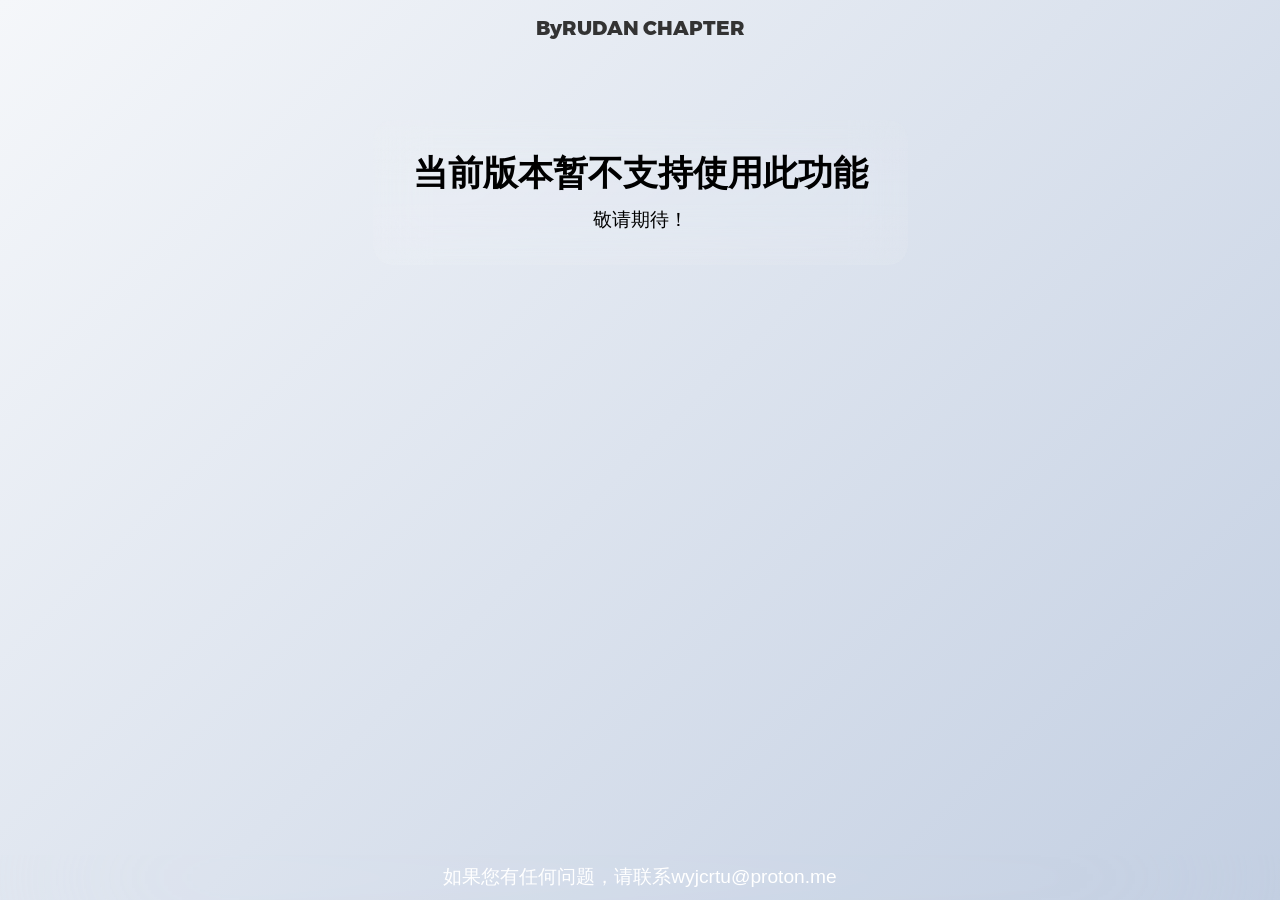
<file: index.html>
<!DOCTYPE html>
<html lang="zh-CN">
<head>
    <meta charset="UTF-8">
    <meta name="viewport" content="width=device-width, initial-scale=1.0">
    <title>功能暂不可用</title>
    <style>
        @font-face {
            font-family: 'HMSC';
            src: url('font/HarmonyOS_SansSC.ttf') format('truetype');
            font-style: normal;
            font-display: swap;
        }

        @font-face {
            font-family: 'HMPro';
            src: url('font/RUDAN.otf') format('opentype');
            font-style: normal;
            font-weight: 900;
            font-display: swap;
        }

        * {
            margin: 0;
            padding: 0;
            box-sizing: border-box;
        }

        body {
            font-family: 'Segoe UI', Tahoma, Geneva, Verdana, sans-serif;
            background: linear-gradient(135deg, #f5f7fa 0%, #c3cfe2 100%);
            min-height: 100vh;
            display: flex;
            flex-direction: column;
            justify-content: flex-start;
            align-items: center;
            padding: 20px;
            position: relative;
            overflow: hidden;
        }

        body::before {
            content: '';
            position: absolute;
            top: 0;
            left: 0;
            width: 100%;
            height: 100%;
            background: url("https://rudan177.github.io/OOOInterface/images/back.png") no-repeat center center; 
            background-size: cover; 
            z-index: -1;
        }
        @keyframes float {
            0% { transform: translate(0, 0); }
            100% { transform: translate(100px, 100px); }
        }

        @keyframes kuangjia {
            0% {
                border-radius: 100px;
                opacity: 0;
                filter: blur(3px);
            }

            30% {
                opacity: 0.4;
                filter: blur(2px);
            }

            50% {
                border-radius: 40px;
            }

            75% {
                border-radius: 25px;
                opacity: 0.85;
                filter: blur(0.5px);
            }

            85% {
                border-radius: 22px;
            }

            90% {
                border-radius: 21px;
            }

            100% {
                border-radius: 20px;
                opacity: 1;
                filter: blur(0);
            }
        }

        .container {
            text-align: center;
            max-width: 700px;
            margin: 100px auto 80px;
            padding: 30px 40px;
            border-radius: 20px;
            background: linear-gradient(to bottom, rgba(255, 255, 255, 0.05), rgba(255, 255, 255, 0.1));
            backdrop-filter: blur(25px);
            display: flex;
            flex-direction: column;
            justify-content: center;
            align-items: center;
            animation: kuangjia 1s ease-out 1;
        }

        h1 {
            color: #000;
            font-size: 2.2rem;
            margin-bottom: 10px;
            font-weight: 600;
            white-space: nowrap;
            line-height: 1.3;
        }

        p {
            color: #000;
            font-size: 1.2rem;
            margin-bottom: 0;
            line-height: 1.5;
        }

        footer {
            position: fixed;
            bottom: 0;
            left: 0;
            width: 100%;
            background: rgba(0, 0, 0, 0);
            padding: 8px;
            display: flex;
            justify-content: center;
            align-items: center;
            backdrop-filter: blur(100px);
            font-size: 14px;
            color: rgba(255, 255, 255, 0.9);
            animation: fadeInUp 0.5s ease-out;
        }

        footer p {
            margin: 0;
            text-shadow: none;
            color: #fff;
        }
        @keyframes fadeInUp {
            from {
                opacity: 0;
                transform: translateY(40px);
            }
            to {
                opacity: 1;
                transform: translateY(0);
            }
        }
        @media (max-width: 768px) {
            body {
                padding: 15px;
            }
            .container {
                padding: 30px 25px;
                margin: 160px auto 60px;
                width: calc(100% - 30px);
            }
            h1 {
                font-size: 1.6rem;
                white-space: normal;
            }
            p {
                font-size: 1rem;
            }
            .decoration {
                font-size: 16px;
                top: 2%;
            }
            footer {
                font-size: 12px;
                padding: 10px;
            }
        }

        @media (max-width: 480px) {
            body {
                padding: 10px;
            }
            .container {
                padding: 25px 20px;
                margin: 140px auto 50px;
                width: calc(100% - 20px);
            }
            h1 {
                font-size: 1.3rem;
                white-space: normal;
            }
            p {
                font-size: 0.95rem;
            }
            .decoration {
                font-size: 14px;
                top: 1.5%;
            }
            footer {
                font-size: 11px;
                padding: 8px;
            }
            footer p {
                font-size: 11px;
            }
        }

        @media (max-width: 360px) {
            .container {
                padding: 20px 15px;
                margin: 120px auto 40px;
            }
            h1 {
                font-size: 1.15rem;
            }
            p {
                font-size: 0.9rem;
            }
            .decoration {
                font-size: 12px;
            }
        }

        .decoration {
            position: fixed;
            z-index: -1;
            opacity: 1;
            color: #333;
            font-size: 20px;
            font-weight: 900;
            font-family: 'HMPro', serif;
            margin-bottom: 50px;
            top: 1.8%;
            left: 0%;
            width: 100%;
            text-align: center;
        }

    </style>
</head>
<body>
    <div class="decoration">ByRUDAN CHAPTER</div>
    <div class="container">
        <h1>当前版本暂不支持使用此功能</h1>
        <p>敬请期待！</p>
    </div>
    <footer>
        <p>如果您有任何问题，请联系wyjcrtu@proton.me</p>
    </footer>
</body>
</html>
</file>
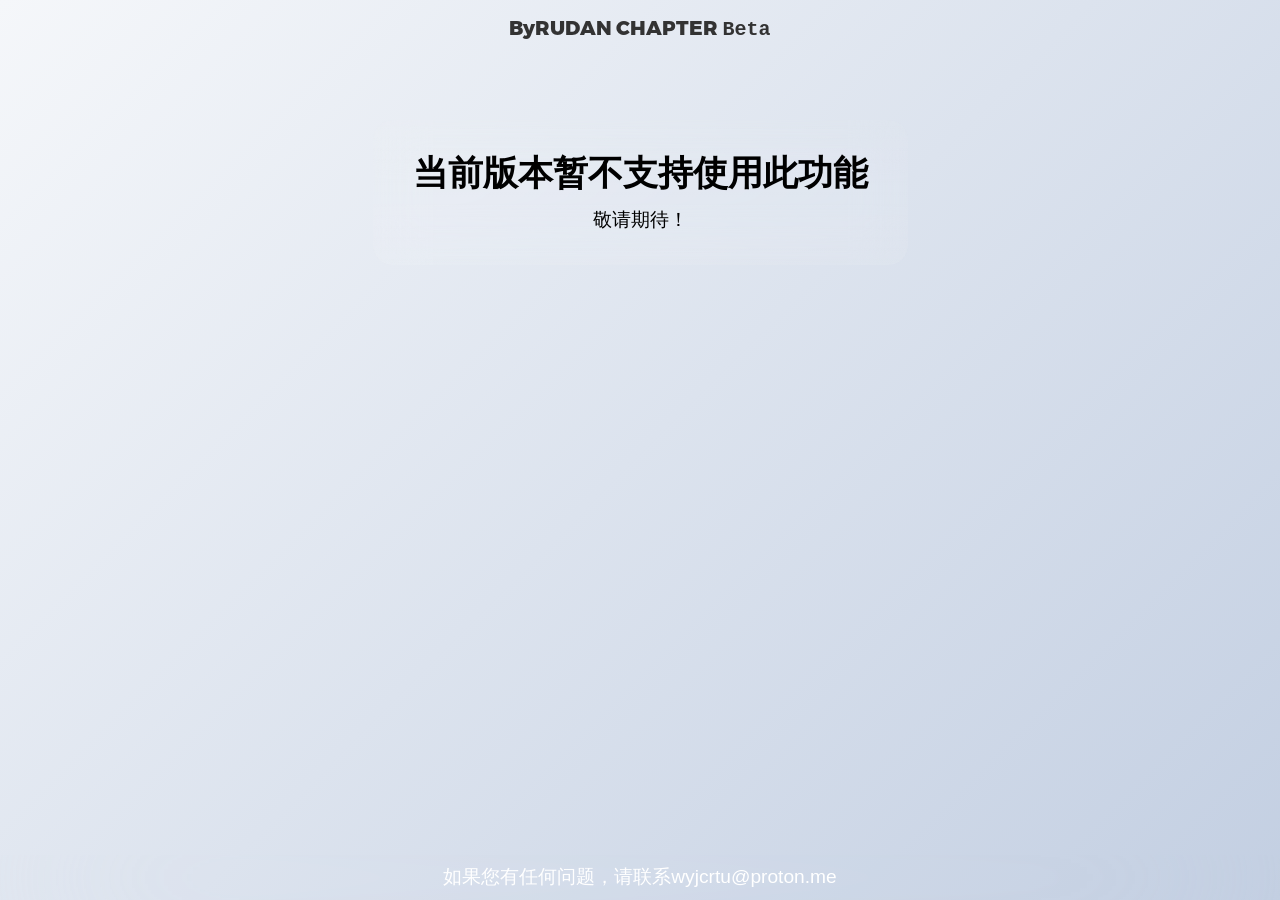
<file: beta.html>
<!DOCTYPE html>
<html lang="zh-CN">
<head>
    <meta charset="UTF-8">
    <meta name="viewport" content="width=device-width, initial-scale=1.0">
    <title>功能暂不可用</title>
    <style>
        @font-face {
            font-family: 'HMSC';
            src: url('font/HarmonyOS_SansSC.ttf') format('truetype');
            font-style: normal;
            font-display: swap;
        }

        @font-face {
            font-family: 'HMPro';
            src: url('font/RUDAN.otf') format('opentype');
            font-style: normal;
            font-weight: 900;
            font-display: swap;
        }

        * {
            margin: 0;
            padding: 0;
            box-sizing: border-box;
        }

        body {
            font-family: 'Segoe UI', Tahoma, Geneva, Verdana, sans-serif;
            background: linear-gradient(135deg, #f5f7fa 0%, #c3cfe2 100%);
            min-height: 100vh;
            display: flex;
            flex-direction: column;
            justify-content: flex-start;
            align-items: center;
            padding: 20px;
            position: relative;
            overflow: hidden;
        }

        body::before {
            content: '';
            position: absolute;
            top: 0;
            left: 0;
            width: 100%;
            height: 100%;
            background: url("https://rudan177.github.io/OOOInterface/images/back.png") no-repeat center center; 
            background-size: cover; 
            z-index: -1;
        }
        @keyframes float {
            0% { transform: translate(0, 0); }
            100% { transform: translate(100px, 100px); }
        }

        @keyframes kuangjia {
            0% {
                border-radius: 100px;
                opacity: 0;
                filter: blur(3px);
            }

            30% {
                opacity: 0.4;
                filter: blur(2px);
            }

            50% {
                border-radius: 40px;
            }

            75% {
                border-radius: 25px;
                opacity: 0.85;
                filter: blur(0.5px);
            }

            85% {
                border-radius: 22px;
            }

            90% {
                border-radius: 21px;
            }

            100% {
                border-radius: 20px;
                opacity: 1;
                filter: blur(0);
            }
        }

        .container {
            text-align: center;
            max-width: 700px;
            margin: 100px auto 80px;
            padding: 30px 40px;
            border-radius: 20px;
            background: linear-gradient(to bottom, rgba(255, 255, 255, 0.05), rgba(255, 255, 255, 0.1));
            backdrop-filter: blur(25px);
            display: flex;
            flex-direction: column;
            justify-content: center;
            align-items: center;
            animation: kuangjia 1s ease-out 1;
        }

        h1 {
            color: #000;
            font-size: 2.2rem;
            margin-bottom: 10px;
            font-weight: 600;
            white-space: nowrap;
            line-height: 1.3;
        }

        p {
            color: #000;
            font-size: 1.2rem;
            margin-bottom: 0;
            line-height: 1.5;
        }

        footer {
            position: fixed;
            bottom: 0;
            left: 0;
            width: 100%;
            background: rgba(0, 0, 0, 0);
            padding: 8px;
            display: flex;
            justify-content: center;
            align-items: center;
            backdrop-filter: blur(100px);
            font-size: 14px;
            color: rgba(255, 255, 255, 0.9);
            animation: fadeInUp 0.5s ease-out;
        }

        footer p {
            margin: 0;
            text-shadow: none;
            color: #fff;
        }
        @keyframes fadeInUp {
            from {
                opacity: 0;
                transform: translateY(40px);
            }
            to {
                opacity: 1;
                transform: translateY(0);
            }
        }
        @media (max-width: 768px) {
            body {
                padding: 15px;
            }
            .container {
                padding: 30px 25px;
                margin: 160px auto 60px;
                width: calc(100% - 30px);
            }
            h1 {
                font-size: 1.6rem;
                white-space: normal;
            }
            p {
                font-size: 1rem;
            }
            .decoration {
                font-size: 16px;
                top: 2%;
            }
            footer {
                font-size: 12px;
                padding: 10px;
            }
        }

        @media (max-width: 480px) {
            body {
                padding: 10px;
            }
            .container {
                padding: 25px 20px;
                margin: 140px auto 50px;
                width: calc(100% - 20px);
            }
            h1 {
                font-size: 1.3rem;
                white-space: normal;
            }
            p {
                font-size: 0.95rem;
            }
            .decoration {
                font-size: 14px;
                top: 1.5%;
            }
            footer {
                font-size: 11px;
                padding: 8px;
            }
            footer p {
                font-size: 11px;
            }
        }

        @media (max-width: 360px) {
            .container {
                padding: 20px 15px;
                margin: 120px auto 40px;
            }
            h1 {
                font-size: 1.15rem;
            }
            p {
                font-size: 0.9rem;
            }
            .decoration {
                font-size: 12px;
            }
        }

        .decoration {
            position: fixed;
            z-index: -1;
            opacity: 1;
            color: #333;
            font-size: 20px;
            font-weight: 900;
            font-family: 'HMPro', serif;
            margin-bottom: 50px;
            top: 1.8%;
            left: 0%;
            width: 100%;
            text-align: center;
        }

    </style>
</head>
<body>
    <div class="decoration">ByRUDAN CHAPTER&nbsp;<span style="font-family: 'Courier New', Courier, monospace;">Beta</span></div>
    <div class="container">
        <h1>当前版本暂不支持使用此功能</h1>
        <p>敬请期待！</p>
    </div>
    <footer>
        <p>如果您有任何问题，请联系wyjcrtu@proton.me</p>
    </footer>
</body>
</html>
</file>
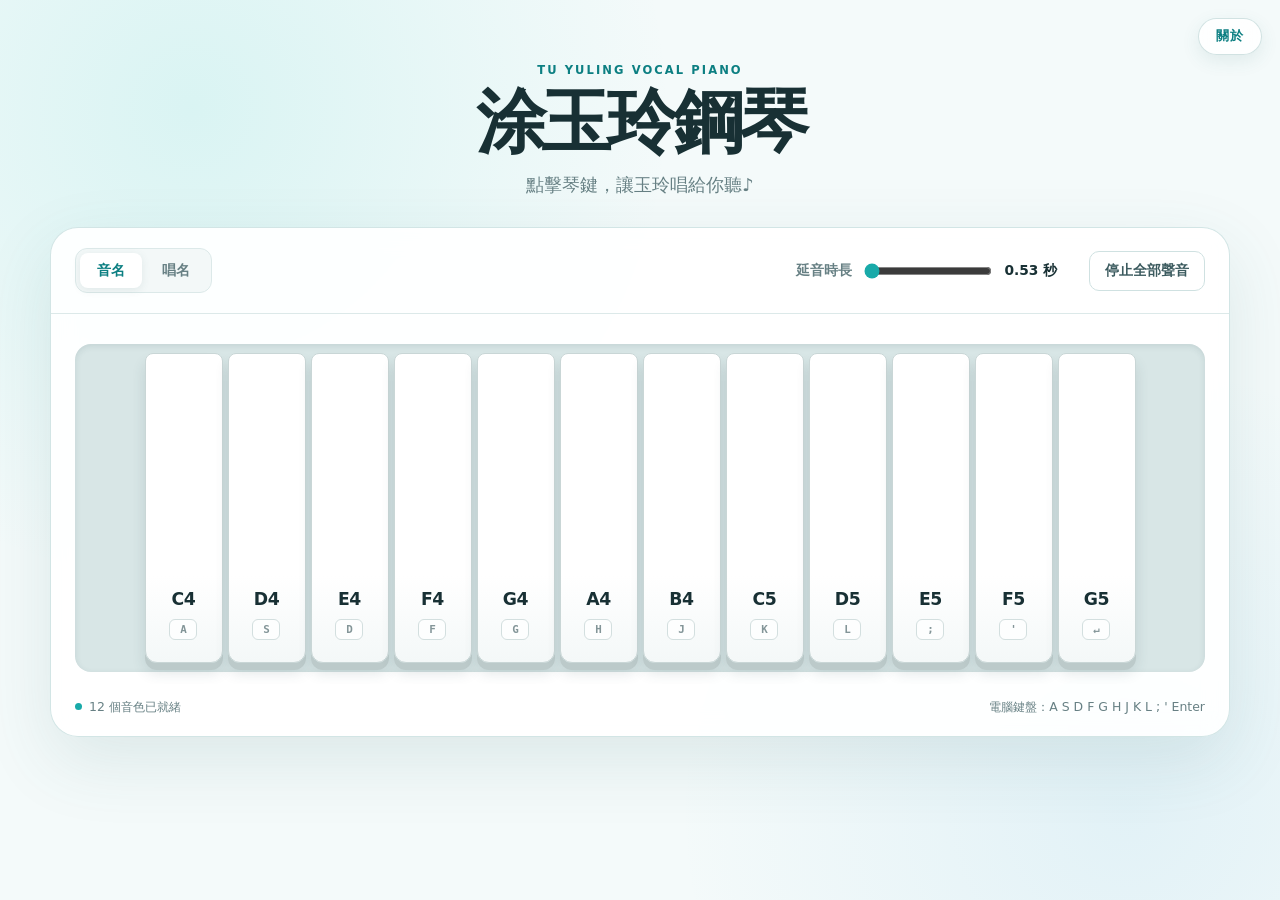
<file: TuYuling/piano.html>
<!doctype html>
<html lang="zh-Hant">
  <head>
    <meta charset="UTF-8" />
    <meta name="viewport" content="width=device-width, initial-scale=1.0" />
    <meta name="theme-color" content="#f5fbfb" />
    <meta
      name="description"
      content="涂玉玲人聲鋼琴：用滑鼠、觸控或電腦鍵盤演奏 C4 到 G5 的人聲採樣。"
    />
    <title>涂玉玲鋼琴</title>
    <link rel="stylesheet" href="styles.css" />
  </head>
  <body>
    <button class="about-button" id="about-toggle" type="button">關於</button>

    <main class="app-shell">
      <header class="hero">
        <div class="eyebrow">TU YULING VOCAL PIANO</div>
        <h1>涂玉玲鋼琴</h1>
        <p>點擊琴鍵，讓玉玲唱給你聽♪</p>
      </header>

      <section class="instrument" aria-label="涂玉玲人聲鋼琴">
        <div class="toolbar">
          <div class="mode-switch" role="group" aria-label="琴鍵標示方式">
            <button class="mode-button is-selected" type="button" data-label-mode="note" aria-pressed="true">
              音名
            </button>
            <button class="mode-button" type="button" data-label-mode="solfege" aria-pressed="false">
              唱名
            </button>
          </div>

          <div class="toolbar-actions">
            <label class="sustain-control" for="sustain-length">
              <span>延音時長</span>
              <input
                id="sustain-length"
                type="range"
                min="0.53"
                max="6.3"
                step="0.01"
                value="0.53"
                aria-label="延音時長（秒）"
              />
              <output id="sustain-value" for="sustain-length">0.53 秒</output>
            </label>
            <button class="stop-button" id="stop-all" type="button">停止全部聲音</button>
          </div>
        </div>

        <div class="piano-scroll" aria-label="鋼琴鍵盤，可水平捲動">
          <div class="piano" id="piano" role="group" aria-label="C4 到 G5 的白鍵鋼琴"></div>
        </div>

        <div class="instrument-footer">
          <p id="audio-status" role="status" aria-live="polite">正在準備音色…</p>
          <p class="keyboard-hint">電腦鍵盤：A S D F G H J K L ; ' Enter</p>
        </div>
      </section>

      <noscript>請啟用 JavaScript 以演奏鋼琴。</noscript>
    </main>

    <dialog class="about-dialog" id="about-dialog" aria-labelledby="about-title">
      <div class="about-card">
        <button class="about-close" id="about-close" type="button" aria-label="關閉">×</button>
        <p class="about-eyebrow">ABOUT</p>
        <h2 id="about-title">關於這個鋼琴</h2>
        <dl class="about-list">
          <div>
            <dt>原專案</dt>
            <dd>洛天依鋼琴（Luo Tianyi Vocal Piano）</dd>
          </div>
          <div>
            <dt>原專案作者</dt>
            <dd>JJ880305</dd>
          </div>
          <div>
            <dt>原專案連結</dt>
            <dd>
              <a href="https://github.com/JJ880305/luo-tianyi-piano" target="_blank" rel="noreferrer">
                github.com/JJ880305/luo-tianyi-piano
              </a>
            </dd>
          </div>
          <div>
            <dt>技術</dt>
            <dd>Web Audio API ・ Rubber Band 移調與時間伸縮</dd>
          </div>
        </dl>
        <p class="about-note">本頁為非官方作品，原專案與相關素材版權歸原作者所有。</p>
      </div>
    </dialog>

    <script src="app.js" defer></script>
  </body>
</html>
</file>
<file: TuYuling/styles.css>
:root {
  color-scheme: light;
  --ink: #183034;
  --muted: #678084;
  --line: #dce9e9;
  --panel: rgba(255, 255, 255, 0.92);
  --accent: #19aaa9;
  --accent-dark: #0c7f82;
  --accent-soft: #dff7f5;
  --key-width: 78px;
  --key-height: 310px;
}

* {
  box-sizing: border-box;
}

html {
  min-width: 320px;
  background: #f4fafa;
}

body {
  min-height: 100vh;
  margin: 0;
  color: var(--ink);
  font-family:
    Inter, ui-sans-serif, system-ui, -apple-system, BlinkMacSystemFont, "Segoe UI",
    "Noto Sans TC", sans-serif;
  background:
    radial-gradient(circle at 15% 12%, rgba(56, 207, 200, 0.14), transparent 30rem),
    radial-gradient(circle at 88% 90%, rgba(94, 180, 222, 0.12), transparent 28rem),
    #f4fafa;
}

button,
input {
  font: inherit;
}

button {
  -webkit-tap-highlight-color: transparent;
}

.app-shell {
  width: min(1180px, calc(100% - 40px));
  margin: 0 auto;
  padding: clamp(42px, 7vh, 78px) 0 44px;
}

.hero {
  margin-bottom: 30px;
  text-align: center;
}

.eyebrow {
  margin-bottom: 10px;
  color: var(--accent-dark);
  font-size: 0.72rem;
  font-weight: 750;
  letter-spacing: 0.18em;
}

h1 {
  margin: 0;
  font-size: clamp(2.25rem, 7vw, 4.4rem);
  font-weight: 780;
  letter-spacing: -0.06em;
  line-height: 1;
}

.hero p {
  margin: 16px 0 0;
  color: var(--muted);
  font-size: clamp(1rem, 2vw, 1.12rem);
}

.instrument {
  overflow: hidden;
  border: 1px solid rgba(208, 228, 228, 0.95);
  border-radius: 28px;
  background: var(--panel);
  box-shadow: 0 24px 70px rgba(51, 105, 110, 0.12);
  backdrop-filter: blur(12px);
}

.toolbar {
  display: flex;
  align-items: center;
  justify-content: space-between;
  gap: 24px;
  padding: 20px 24px;
  border-bottom: 1px solid var(--line);
}

.mode-switch {
  display: inline-flex;
  flex: 0 0 auto;
  gap: 3px;
  padding: 4px;
  border: 1px solid var(--line);
  border-radius: 12px;
  background: #f3f8f8;
}

.mode-button {
  min-width: 62px;
  padding: 8px 13px;
  border: 0;
  border-radius: 8px;
  color: var(--muted);
  background: transparent;
  font-size: 0.9rem;
  font-weight: 700;
  cursor: pointer;
}

.mode-button.is-selected {
  color: var(--accent-dark);
  background: #fff;
  box-shadow: 0 2px 8px rgba(60, 99, 102, 0.1);
}

.toolbar-actions,
.sustain-control {
  display: flex;
  align-items: center;
}

.toolbar-actions {
  gap: 24px;
}

.sustain-control {
  gap: 10px;
  color: var(--muted);
  font-size: 0.86rem;
  font-weight: 650;
}

.sustain-control input {
  width: 128px;
  accent-color: var(--accent);
  cursor: pointer;
}

.sustain-control output {
  width: 4.4em;
  color: var(--ink);
  font-variant-numeric: tabular-nums;
}

.about-button {
  position: fixed;
  z-index: 20;
  top: 18px;
  right: 18px;
  padding: 9px 17px;
  border: 1px solid rgba(207, 225, 225, 0.95);
  border-radius: 999px;
  color: var(--accent-dark);
  background: rgba(255, 255, 255, 0.86);
  box-shadow: 0 6px 18px rgba(51, 105, 110, 0.1);
  backdrop-filter: blur(10px);
  font-size: 0.8rem;
  font-weight: 700;
  letter-spacing: 0.08em;
  cursor: pointer;
  transition: border-color 160ms ease, background 160ms ease, transform 160ms ease;
}

.about-button:hover,
.about-button:focus-visible {
  border-color: var(--accent);
  background: #f6ffff;
  transform: translateY(-1px);
}

.about-dialog {
  width: min(440px, calc(100% - 32px));
  max-height: calc(100% - 32px);
  padding: 0;
  overflow: auto;
  border: 0;
  border-radius: 22px;
  color: var(--ink);
  background: transparent;
}

.about-dialog::backdrop {
  background: rgba(16, 44, 48, 0.42);
  backdrop-filter: blur(3px);
}

.about-card {
  position: relative;
  padding: 30px 30px 26px;
  border: 1px solid rgba(208, 228, 228, 0.95);
  border-radius: 22px;
  background: #fff;
  box-shadow: 0 30px 80px rgba(19, 55, 60, 0.28);
}

.about-close {
  position: absolute;
  top: 14px;
  right: 14px;
  display: grid;
  width: 34px;
  height: 34px;
  padding: 0;
  place-items: center;
  border: 0;
  border-radius: 50%;
  color: #5b7478;
  background: #f0f7f7;
  font-size: 1.25rem;
  line-height: 1;
  cursor: pointer;
  transition: background 160ms ease, color 160ms ease;
}

.about-close:hover,
.about-close:focus-visible {
  color: var(--accent-dark);
  background: var(--accent-soft);
}

.about-eyebrow {
  margin: 0 0 8px;
  color: var(--accent-dark);
  font-size: 0.7rem;
  font-weight: 750;
  letter-spacing: 0.2em;
}

.about-card h2 {
  margin: 0 0 18px;
  font-size: 1.5rem;
  letter-spacing: -0.02em;
}

.about-list {
  display: grid;
  gap: 12px;
  margin: 0;
}

.about-list > div {
  display: grid;
  gap: 3px;
}

.about-list dt {
  color: var(--muted);
  font-size: 0.74rem;
  font-weight: 700;
  letter-spacing: 0.06em;
}

.about-list dd {
  margin: 0;
  font-size: 0.92rem;
  line-height: 1.5;
}

.about-list a {
  color: var(--accent-dark);
  word-break: break-all;
}

.about-note {
  margin: 20px 0 0;
  padding-top: 16px;
  border-top: 1px solid var(--line);
  color: var(--muted);
  font-size: 0.76rem;
  line-height: 1.5;
}

.stop-button {
  padding: 10px 15px;
  border: 1px solid #cfe1e1;
  border-radius: 10px;
  color: #3c5b5f;
  background: #fff;
  font-size: 0.86rem;
  font-weight: 700;
  cursor: pointer;
  transition: border-color 160ms ease, color 160ms ease, background 160ms ease;
}

.stop-button:hover,
.stop-button:focus-visible {
  border-color: var(--accent);
  color: var(--accent-dark);
  background: #f6ffff;
}

.piano-scroll {
  overflow-x: auto;
  overflow-y: hidden;
  padding: 30px 24px 12px;
  scrollbar-color: #b8d8d7 transparent;
  scrollbar-width: thin;
  overscroll-behavior-x: contain;
  touch-action: pan-x;
}

.piano {
  display: flex;
  width: max-content;
  min-width: 100%;
  justify-content: center;
  gap: 5px;
  padding: 9px;
  border-radius: 16px;
  background: #d8e6e6;
  box-shadow: inset 0 2px 6px rgba(41, 78, 82, 0.12);
  user-select: none;
  -webkit-user-select: none;
}

.piano-key {
  position: relative;
  display: flex;
  flex: 0 0 var(--key-width);
  width: var(--key-width);
  height: var(--key-height);
  align-items: flex-end;
  justify-content: center;
  padding: 0 8px 22px;
  overflow: hidden;
  border: 1px solid #c9d6d6;
  border-radius: 8px 8px 12px 12px;
  outline: none;
  color: var(--ink);
  background: linear-gradient(180deg, #fff 0%, #fff 72%, #f4f8f8 100%);
  box-shadow:
    0 7px 0 #bccaca,
    0 10px 14px rgba(47, 81, 83, 0.14);
  cursor: pointer;
  touch-action: pan-x;
  -webkit-touch-callout: none;
  transition: transform 70ms ease, box-shadow 70ms ease, background 100ms ease;
}

.piano-key::before {
  position: absolute;
  inset: 0 0 auto;
  height: 5px;
  background: var(--key-accent, transparent);
  content: "";
  opacity: 0;
  transition: opacity 100ms ease;
}

.piano-key.is-active {
  transform: translateY(6px);
  color: #075d60;
  background: linear-gradient(180deg, #f4ffff 0%, #e0f7f5 100%);
  box-shadow:
    0 1px 0 #afc3c3,
    0 3px 8px rgba(26, 138, 140, 0.18),
    inset 0 0 0 2px rgba(25, 170, 169, 0.23);
}

.piano-key.is-active::before,
.piano-key:focus-visible::before {
  opacity: 1;
}

.piano-key:focus-visible {
  box-shadow:
    0 7px 0 #a7c4c4,
    0 10px 14px rgba(47, 81, 83, 0.14),
    inset 0 0 0 2px var(--accent);
}

.key-labels {
  display: grid;
  justify-items: center;
  gap: 10px;
  pointer-events: none;
}

.note-label {
  min-width: 2.2em;
  font-size: 1.08rem;
  font-weight: 760;
  letter-spacing: -0.02em;
}

.computer-key {
  min-width: 28px;
  padding: 3px 6px;
  border: 1px solid #d3dfdf;
  border-radius: 6px;
  color: #839598;
  background: rgba(255, 255, 255, 0.75);
  font-family: ui-monospace, SFMono-Regular, Menlo, Consolas, monospace;
  font-size: 0.68rem;
  font-weight: 650;
  line-height: 1.2;
}

.instrument-footer {
  display: flex;
  align-items: center;
  justify-content: space-between;
  gap: 20px;
  min-height: 52px;
  padding: 10px 24px 16px;
  color: var(--muted);
  font-size: 0.78rem;
}

.instrument-footer p {
  margin: 0;
}

#audio-status[data-state="ready"]::before {
  display: inline-block;
  width: 7px;
  height: 7px;
  margin-right: 7px;
  border-radius: 50%;
  background: var(--accent);
  content: "";
  vertical-align: 1px;
}

#audio-status[data-state="error"] {
  color: #b34a4a;
}

noscript {
  display: block;
  margin: 20px 0;
  color: #a33;
  text-align: center;
}

@media (max-width: 760px) {
  :root {
    --key-width: 66px;
    --key-height: 276px;
  }

  .app-shell {
    width: min(100% - 24px, 1180px);
    padding-top: 34px;
  }

  .about-button {
    top: 12px;
    right: 12px;
    padding: 7px 13px;
    font-size: 0.74rem;
  }

  .instrument {
    border-radius: 20px;
  }

  .toolbar {
    align-items: stretch;
    flex-direction: column;
    gap: 16px;
    padding: 16px;
  }

  .mode-switch {
    align-self: flex-start;
  }

  .toolbar-actions {
    justify-content: space-between;
    gap: 12px;
  }

  .sustain-control {
    flex: 1;
  }

  .sustain-control input {
    width: min(32vw, 150px);
  }

  .piano-scroll {
    padding: 24px 14px 12px;
  }

  .piano {
    min-width: max-content;
  }

  .instrument-footer {
    align-items: flex-start;
    flex-direction: column;
    gap: 5px;
    padding: 10px 16px 16px;
  }

  .keyboard-hint {
    display: none;
  }
}

@media (max-width: 430px) {
  :root {
    --key-width: 62px;
    --key-height: 250px;
  }

  .app-shell {
    width: 100%;
    padding: 28px 0 0;
  }

  .hero {
    padding: 0 18px;
    margin-bottom: 24px;
  }

  .instrument {
    border-right: 0;
    border-left: 0;
    border-radius: 20px 20px 0 0;
  }

  .toolbar-actions {
    align-items: flex-end;
  }

  .sustain-control {
    align-items: flex-start;
    flex-wrap: wrap;
    gap: 5px 8px;
  }

  .sustain-control input {
    order: 3;
    width: 100%;
  }

  .stop-button {
    flex: 0 0 auto;
    white-space: nowrap;
  }
}

@media (prefers-reduced-motion: reduce) {
  *,
  *::before,
  *::after {
    scroll-behavior: auto !important;
    transition-duration: 0.01ms !important;
  }
}
</file>
